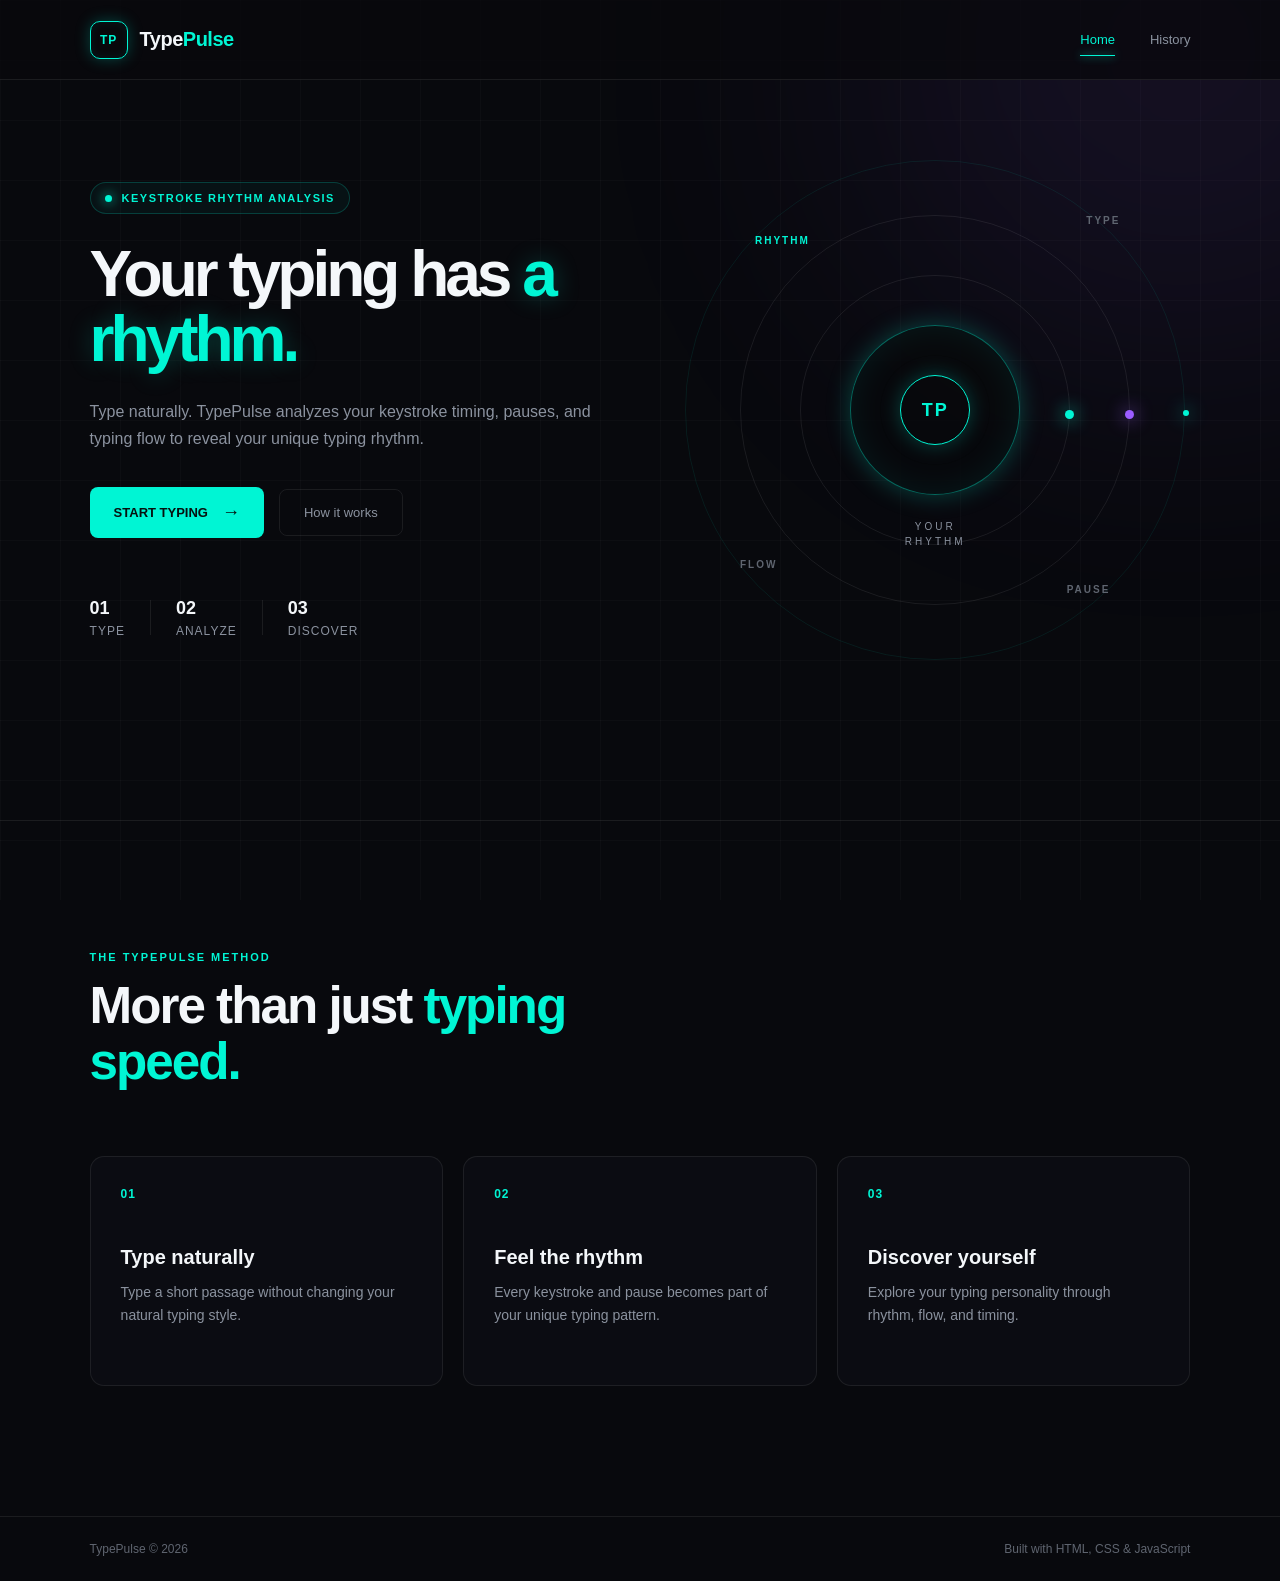
<file: TypePulse/index.html>
<!DOCTYPE html>
<html lang="en">
<head>
    <meta charset="UTF-8">
    <meta name="viewport" content="width=device-width, initial-scale=1.0">
    <title>TypePulse | Discover Your Typing Rhythm</title>
    <link rel="stylesheet" href="css/style.css">
    <link rel="stylesheet" href="css/home.css">
    <link rel="icon" type="image/png" href="favicon.ico">
</head>
<body>

 <!-- NAVBAR -->
<header class="navbar">

    <div class="logo-area">
            <div class="logo-icon">TP</div>
            <h1 class="logo-text">
                Type<span>Pulse</span>
            </h1>
    </div>

    <nav class="nav-links">
            <a href="index.html" class="active"> Home </a>
            <a href="views/history.html"> History </a>
    </nav>

</header>

<!-- HERO SECTION -->
<main class="hero-section">

     <!-- HERO CONTENT -->
    <div class="hero-content">

        <div class="status-badge">
                <span class="status-dot"></span>
                KEYSTROKE RHYTHM ANALYSIS
        </div>

        <h2 class="hero-title">
                Your typing has
                <span>  a rhythm. </span>
        </h2>

        <p class="hero-description">
                Type naturally. TypePulse analyzes your keystroke timing,
                pauses, and typing flow to reveal your unique typing rhythm.
        </p>

        <div class="hero-buttons">
                <a href="views/arena.html" class="primary-btn">
                    Start Typing <span> →  </span>
                </a>
                <a href="#how-it-works" class="secondary-btn">
                     How it works
                </a>
        </div>

        <div class="hero-stats">
                <div class="stat-item">
                    <h3>01</h3>
                    <p> Type </p>
                </div>
                <div class="stat-line"></div>

                <div class="stat-item">
                    <h3> 02 </h3>
                    <p> Analyze </p>
                </div>
                <div class="stat-line"></div>

                <div class="stat-item">
                    <h3> 03 </h3>
                    <p> Discover </p>
                </div>
        </div>
    </div>

    <!--RHYTHM CORE VISUAL -->
    <div class="rhythm-visual">

    <div class="rhythm-orbit orbit-one">
        <span class="orbit-dot"></span>
    </div>

    <div class="rhythm-orbit orbit-two">
        <span class="orbit-dot"></span>
    </div>

    <div class="rhythm-orbit orbit-three">
        <span class="orbit-dot"></span>
    </div>

    <div class="rhythm-core">

        <div class="core-inner">
            <span>TP</span>
        </div>

        <div class="core-text">
            YOUR<br>
            RHYTHM
        </div>

    </div>

    <div class="rhythm-word word-one">
        TYPE
    </div>

    <div class="rhythm-word word-two">
        PAUSE
    </div>

    <div class="rhythm-word word-three">
        FLOW
    </div>

    <div class="rhythm-word word-four">
        RHYTHM
    </div>
    </div>

</main>

 <!-- HOW IT WORKS -->
<section class="how-section" id="how-it-works">

    <div class="section-heading">
        <p class="section-label">
            THE TYPEPULSE METHOD
        </p>
        <h2>More than just
            <span>typing speed.</span>
        </h2>
    </div>

    <div class="method-grid">

        <div class="method-card">
            <div class="method-number">
                01
            </div>
            <h3> Type naturally </h3>

            <p>
            Type a short passage without changing your natural typing style.
            </p>
        </div>

        <div class="method-card">
            <div class="method-number">
                02
            </div>
            <h3> Feel the rhythm </h3>
            <p>
             Every keystroke and pause becomes part of your unique typing pattern.
            </p>
        </div>

        <div class="method-card">
            <div class="method-number">
                03
            </div>
            <h3>
                Discover yourself
            </h3>
            <p>
                Explore your typing personality through rhythm, flow, and timing.
            </p>
        </div>

    </div>

</section>

<!-- FOOTER -->
<footer class="footer">
    <p> TypePulse © 2026 </p>
    <p> Built with HTML, CSS & JavaScript </p>
</footer>

</body>
</html>
</file>
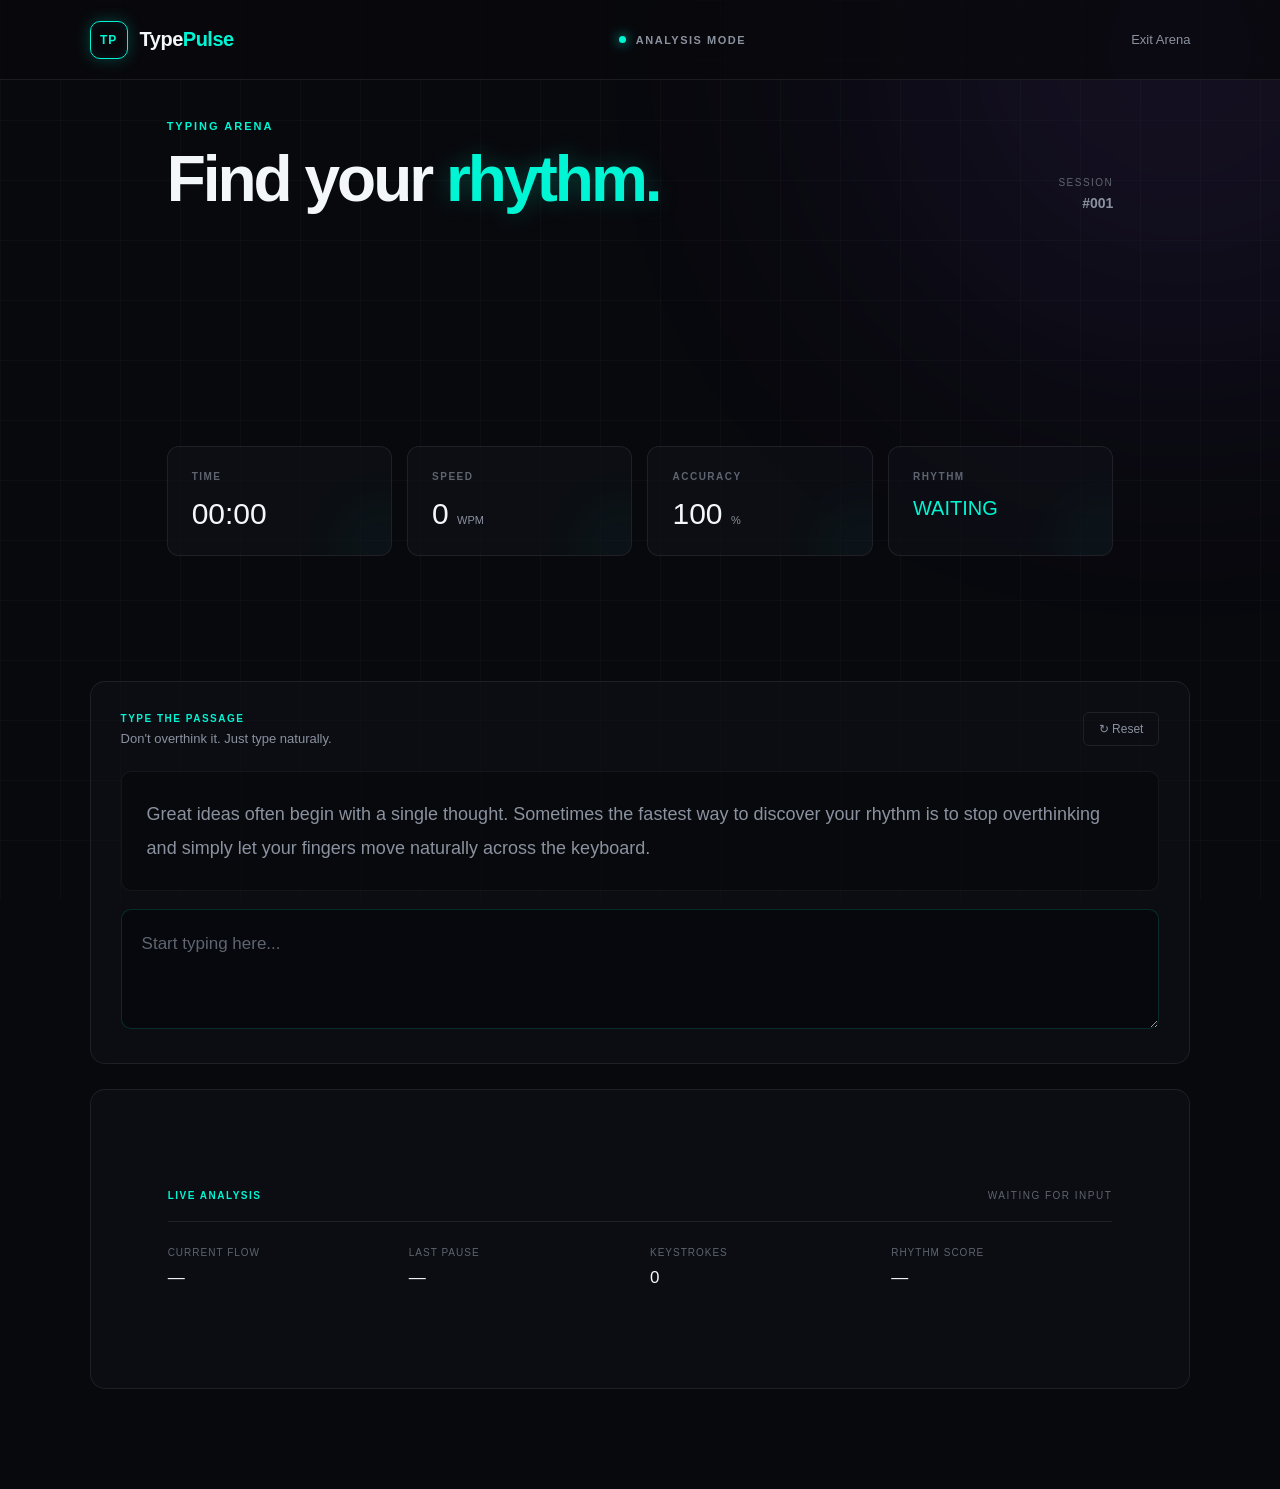
<file: TypePulse/views/arena.html>
<!DOCTYPE html>
<html lang="en">
<head>
    <meta charset="UTF-8">
    <meta name="viewport" content="width=device-width, initial-scale=1.0">
    <title>Typing Arena | TypePulse</title>
    <link rel="stylesheet" href="../css/style.css">
    <link rel="stylesheet" href="../css/arena.css">
    <link rel="icon" type="image/png" href="../favicon.png">
</head>
<body>

<!-- NAVBAR --> 
<header class="navbar">
    <div class="logo-area">
        <div class="logo-icon"> TP </div>
        <h1 class="logo-text">
            Type<span>Pulse</span>
        </h1>
    </div>

    <div class="arena-status">
        <span class="status-dot"></span>
        ANALYSIS MODE
    </div>

    <a href="../index.html" class="exit-arena">
        Exit Arena
    </a>
</header>

<!-- ARENA MAIN -->
<main class="arena-main">

<!-- ARENA HEADER -->
<section class="arena-header">
    <div>
        <p class="arena-label">
            TYPING ARENA
        </p>
        <h2>
            Find your
            <span>rhythm.</span>
        </h2>
    </div>

    <div class="session-info">
        <span>SESSION</span>
        <strong>#001</strong>
    </div>
</section>

<!-- LIVE METRICS -->
<section class="metrics-grid">
    <div class="metric-card">
        <p>TIME</p>
        <h3 id="timer"> 00:00</h3>
    </div>

    <div class="metric-card">
        <p>SPEED</p>
        <h3>
            <span id="wpm"> 0 </span>
            <small> WPM </small>
        </h3>
    </div>

    <div class="metric-card">
        <p>ACCURACY</p>
        <h3>
            <span id="accuracy"> 100 </span>
            <small> % </small>
        </h3>
    </div>

    <div class="metric-card rhythm-metric">
        <p>RHYTHM</p>
        <h3 id="rhythm-status">WAITING</h3>
    </div>
</section>

<!-- TYPING AREA -->
<section class="typing-section">

    <div class="typing-header">
        <div>
            <span class="typing-label">
                TYPE THE PASSAGE
            </span>
            <span class="typing-instruction">
                Don't overthink it. Just type naturally.
            </span>
        </div>

        <button class="reset-btn" id="reset-btn">
            ↻ Reset
        </button>
    </div>

    <!-- TEXT PASSAGE -->
    <div class="passage-box" id="passage-box">
        <p id="passage-text">
            The rhythm of your typing is unique. Some people type in
            fast bursts, while others pause to think between every
            sentence. Type naturally and let your rhythm reveal itself.
        </p>
    </div>

    <!-- TYPING INPUT -->
    <textarea
    id="typing-input"
    class="typing-input"
    placeholder="Start typing here..."
    spellcheck="false"
    autocomplete="off"></textarea>
</section>

<!-- LIVE ANALYSIS -->
<section class="analysis-panel">

    <div class="analysis-title">
        <span class="typing-label">
            LIVE ANALYSIS
        </span>
        <span class="analysis-state" id="analysis-state">
            WAITING FOR INPUT
        </span>
    </div>

    <div class="analysis-content">
        <div class="analysis-item">
            <span>CURRENT FLOW</span>
            <strong id="current-flow"> — </strong>
        </div>

        <div class="analysis-item">
            <span>LAST PAUSE</span>
            <strong id="last-pause"> — </strong>
        </div>

        <div class="analysis-item">
            <span> KEYSTROKES </span>
            <strong id="keystrokes"> 0 </strong>
        </div>

        <div class="analysis-item">
            <span> RHYTHM SCORE  </span>
            <strong id="rhythm-score"> — </strong>
        </div>
    </div>
</section>

<!-- RESULT SCREEN -->
<section class="result-screen" id="result-screen">

    <p class="result-label"> SESSION COMPLETE </p>
    <h2>
        Your rhythm
        <span>revealed.</span>
    </h2>

    <div class="result-grid">

        <div class="result-card">
            <span>SPEED</span>
            <strong id="result-wpm"> 0 </strong>
            <small> WPM </small>
        </div>

        <div class="result-card">
            <span> ACCURACY </span>
            <strong id="result-accuracy"> 0 </strong>
            <small> % </small>
        </div>

        <div class="result-card">
            <span> RHYTHM </span>
            <strong id="result-rhythm"> — </strong>
        </div>

        <div class="result-card">
            <span> SCORE </span>
            <strong id="result-score"> 0 </strong>
        </div>
    </div>

    <!-- TYPING PERSONALITY -->
    <div class="personality-insight" id="personality-insight">

        <div class="personality-heading">
            <span class="personality-label">
                TYPING PERSONALITY
            </span>
            <span class="personality-status">
                BEHAVIOR ANALYZED
            </span>
        </div>

        <h3 id="personality-title">
            Your typing style is being analyzed
        </h3>

        <p id="personality-description">
            Complete a session to discover your natural typing personality.
        </p>

        <div class="personality-tags">
            <span id="personality-tag-1"> — </span>

            <span id="personality-tag-2"> — </span>

            <span id="personality-tag-3"> — </span>
        </div>
    </div>

    <button class="try-again-btn" id="try-again-btn">
        Try Again
    </button>
</section>

</main>

<script src="../js/arena.js"></script>
</body>
</html>
</file>
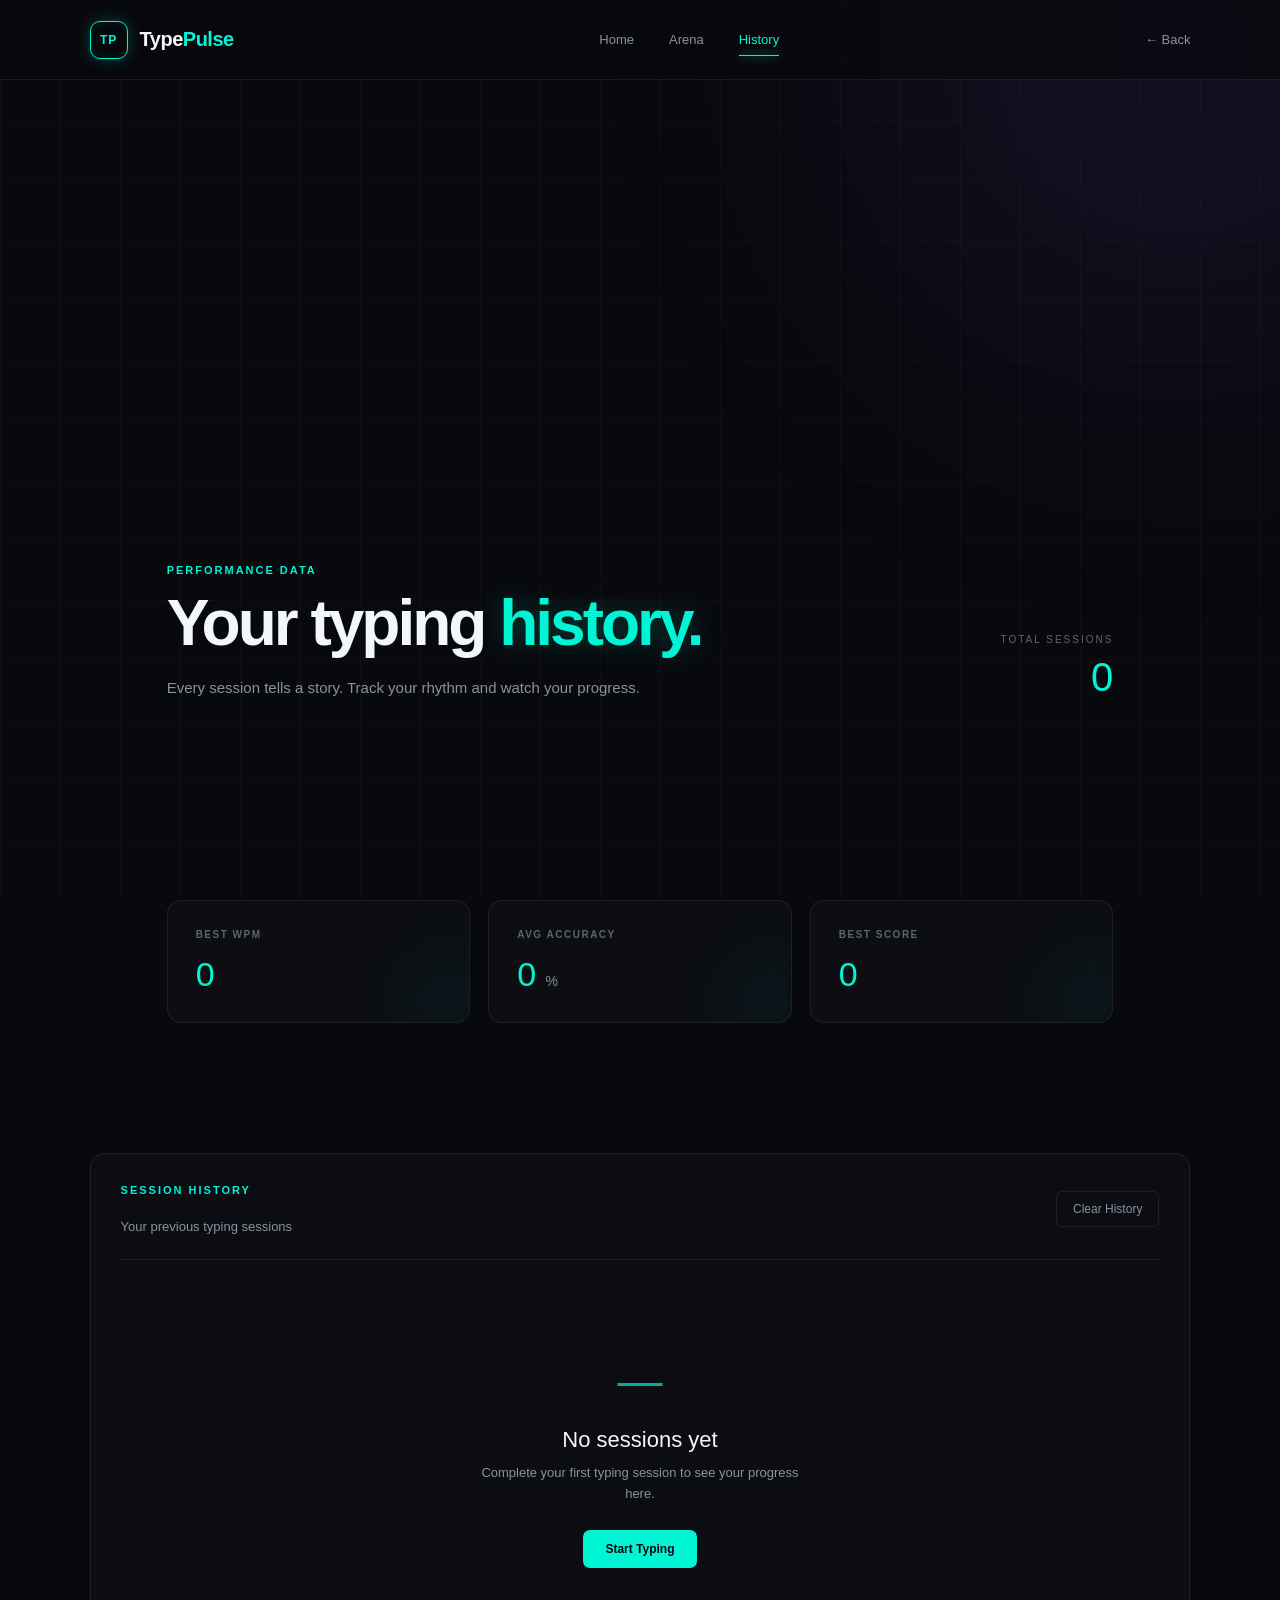
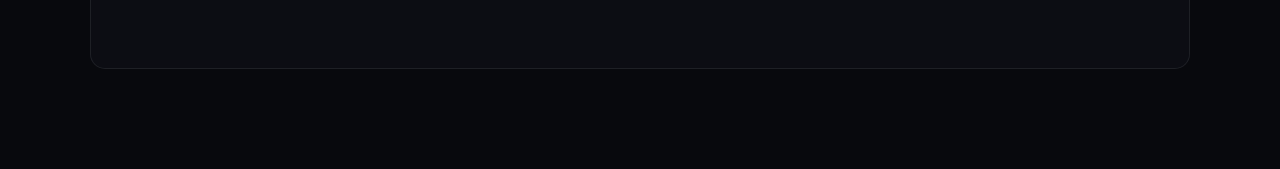
<file: TypePulse/views/history.html>
<!DOCTYPE html>
<html lang="en">
<head>
    <meta charset="UTF-8">
    <meta name="viewport" content="width=device-width, initial-scale=1.0">
    <title>History | TypePulse</title>
    <link rel="stylesheet" href="../css/style.css">
    <link rel="stylesheet" href="../css/history.css">
    <link rel="icon" type="image/png" href="../favicon.ico">
</head>
<body>

<!-- NAVBAR -->
<header class="navbar">
    <div class="logo-area">
        <div class="logo-icon">TP</div>
        <h1 class="logo-text">
            Type<span>Pulse</span>
        </h1>
    </div>

    <nav class="nav-links">
        <a href="../index.html"> Home </a>
        <a href="arena.html"> Arena </a>
        <a href="history.html" class="active"> History </a>
    </nav>

    <a href="../index.html" class="history-back"> ← Back </a>
</header>


<!-- HISTORY MAIN -->
<main class="history-main">

<!-- PAGE HEADER -->
<section class="history-header">
    <div>
        <p class="history-label">
            PERFORMANCE DATA
        </p>
        <h2>
            Your typing
            <span>history.</span>
        </h2>
        <p class="history-description">
            Every session tells a story.
            Track your rhythm and watch your progress.
        </p>
    </div>

    <div class="session-count">
        <span> TOTAL SESSIONS </span>
        <strong id="total-sessions"> 0 </strong>
    </div>

</section>

<!-- SUMMARY -->
<section class="history-summary">

    <div class="summary-card">
        <p> BEST WPM </p>
        <h3 id="best-wpm"> 0 </h3>
    </div>

    <div class="summary-card">
        <p> AVG ACCURACY </p>
        <h3>
            <span id="average-accuracy">  0</span>
            <small> % </small>
        </h3>
    </div>

    <div class="summary-card">
        <p> BEST SCORE </p>
        <h3 id="best-score"> 0 </h3>
    </div>
</section>

<!-- HISTORY SECTION -->
<section class="history-section">

    <div class="history-section-header">
        <div>
            <span class="history-label">
                SESSION HISTORY
            </span>
            <p>
                Your previous typing sessions
            </p>
        </div>
        <button class="clear-history-btn" id="clear-history-btn">
            Clear History
        </button>
    </div>

    <!-- SESSION LIST -->
    <div class="session-list" id="session-list">
        
        <div class="empty-history" id="empty-history">
            <div class="empty-icon"> — </div>
            <h3> No sessions yet </h3>
            <p>
                Complete your first typing session to see your progress here.
            </p>

            <a href="arena.html" class="start-typing-btn">
                Start Typing
            </a>
        </div>

    </div>
</section>

</main>

<script src="../js/history.js"></script>
</body>
</html>
</file>
<file: TypePulse/css/style.css>
/* TYPEPULSE - GLOBAL STYLE */

/* CSS VARIABLES */
:root {
    --bg-main: #08090D;
    --bg-secondary: #0D0F15;
    --bg-card: #11131A;
    --bg-card-light: #161923;

    --primary: #00F5D4;
    --secondary: #9B5CFF;

    --text-main: #F4F7FA;
    --text-muted: #8B929F;
    --text-dark: #5F6570;

    --border: rgba(255, 255, 255, 0.08);

    --glow-primary: rgba(0, 245, 212, 0.25);
    --glow-secondary: rgba(155, 92, 255, 0.25);

    --transition: 0.3s ease;
}

/* RESET */
* {
    margin: 0;
    padding: 0;
    box-sizing: border-box;
}

/* HTML & BODY */
html{
    scroll-behavior: smooth;
}
body{
    min-height: 100vh;
    background: var(--bg-main);
    color: var(--text-main);
    font-family: Arial, Helvetica, sans-serif;
    overflow-x: hidden;
}

/* FUTURISTIC BACKGROUND GRID */
body::before {
    content: "";
    position: fixed;
    inset: 0;
    width: 100%;
    height: 100%;
    background-image:linear-gradient(rgba(255, 255, 255, 0.025) 1px,transparent 1px),linear-gradient(90deg,rgba(255, 255, 255, 0.025) 1px,transparent 1px);
    background-size: 60px 60px;
    pointer-events: none;
    z-index: -2;
}

/* BACKGROUND GLOW */
body::after {
    content: "";
    position: fixed;
    top: -250px;
    right: -200px;
    width: 600px;
    height: 600px;
    background: var(--glow-secondary);
    filter: blur(150px);
    border-radius: 50%;
    opacity: 0.45;
    pointer-events: none;
    z-index: -1;
}

/* COMMON ELEMENTS */
a {
    color: inherit;
    text-decoration: none;
}
button {
    font-family: inherit;
    cursor: pointer;
}
span {
    color: inherit;
}

/* NAVBAR */
.navbar {
    position: fixed;
    top: 0;
    left: 0;
    z-index: 1000;
    width: 100%;
    height: 80px;
    padding: 0 7%;
    display: flex;
    align-items: center;
    justify-content: space-between;
    border-bottom: 1px solid var(--border);
    background: rgba(8, 9, 13, 0.75);
}

 /* LOGO */
.logo-area {
    display: flex;
    align-items: center;
    gap: 12px;
}
.logo-icon {
    width: 38px;
    height: 38px;
    display: flex;
    align-items: center;
    justify-content: center;
    border: 1px solid var(--primary);
    border-radius: 10px;
    color: var(--primary);
    font-size: 12px;
    font-weight: bold;
    letter-spacing: 1px;
    box-shadow:0 0 15px var(--glow-primary),inset 0 0 10px rgba(0, 245, 212, 0.08);
}
.logo-text {
    font-size: 20px;
    font-weight: 700;
    letter-spacing: -0.5px;
}
.logo-text span {
    color: var(--primary);
}

/* NAVIGATION */
.nav-links {
    display: flex;
    align-items: center;
    gap: 35px;
}
.nav-links a {
    position: relative;
    color: var(--text-muted);
    font-size: 13px;
    transition: var(--transition);
}
.nav-links a:hover {
    color: var(--text-main);
}
.nav-links a.active {
    color: var(--primary);
}
.nav-links a.active::after {
    content: "";
    position: absolute;
    left: 0;
    bottom: -9px;
    width: 100%;
    height: 1px;
    background: var(--primary);
    box-shadow: 0 0 8px var(--primary);
}

/* NAVIGATION */
.primary-btn {
    display: inline-flex;
    align-items: center;
    justify-content: center;
    gap: 14px;
    padding: 15px 24px;
    border-radius: 8px;
    background: var(--primary);
    color: #06110F;
    font-size: 13px;
    font-weight: bold;
    text-transform: uppercase;
    transition: var(--transition);
}
.primary-btn:hover {
    transform: translateY(-3px);
    box-shadow:0 0 25px var(--glow-primary),0 8px 25px rgba(0, 0, 0, 0.3);
}
.primary-btn span {
    font-size: 18px;
}
.secondary-btn {
    display: inline-flex;
    align-items: center;
    justify-content: center;
    padding: 15px 24px;
    border: 1px solid var(--border);
    border-radius: 8px;
    background: transparent;
    color: var(--text-muted);
    font-size: 13px;
    transition: var(--transition);
}
.secondary-btn:hover {
    color: var(--text-main);
    border-color: var(--primary);
    background: rgba(0, 245, 212, 0.04);
}

/* SECTION COMMON STYLES */
section {
    position: relative;
    padding: 100px 7%;
}
.section-label {
    margin-bottom: 15px;
    color: var(--primary);
    font-size: 11px;
    font-weight: bold;
    letter-spacing: 2px;
}
.section-heading h2 {
    max-width: 600px;
    font-size: clamp(32px, 4vw, 52px);
    line-height: 1.1;
    letter-spacing: -2px;
}
.section-heading h2 span {
    color: var(--primary);
}

 /* CUSTOM SCROLLBAR */
::-webkit-scrollbar {
    width: 7px;
}
::-webkit-scrollbar-track {
    background: var(--bg-main);
}
::-webkit-scrollbar-thumb {
    background: var(--bg-card-light);
    border-radius: 10px;
}
::-webkit-scrollbar-thumb:hover {
    background: var(--primary);
}

/* TEXT SELECTION */
::selection {
    color: #06110F;
    background: var(--primary);
}

 /* RESPONSIVE NAVBAR */
@media (max-width: 600px) {
    .navbar {
        height: 70px;
        padding: 0 5%;
    }
    .logo-text {
        font-size: 17px;
    }
    .logo-icon {
        width: 34px;
        height: 34px;
    }
    .nav-links {
        gap: 18px;
    }
    .nav-links a {
        font-size: 12px;
    }
}
</file>
<file: TypePulse/css/home.css>
/* TYPEPULSE LANDING PAGE */

 /* HERO SECTION */
.hero-section {
    min-height: calc(100vh - 80px);
    padding: 80px 7%;
    display: grid;
    grid-template-columns: 1fr 1fr;
    align-items: center;
    gap: 80px;
}
/* HERO CONTENT */
.hero-content {
    max-width: 650px;
}
.status-badge {
    display: inline-flex;
    align-items: center;
    gap: 10px;
    margin-bottom: 28px;
    padding: 9px 14px;
    border: 1px solid rgba(0, 245, 212, 0.2);
    border-radius: 50px;
    color: var(--primary);
    background: rgba(0, 245, 212, 0.04);
    font-size: 11px;
    font-weight: bold;
    letter-spacing: 1.5px;
}
.status-dot {
    width: 7px;
    height: 7px;
    border-radius: 50%;
    background: var(--primary);
    box-shadow: 0 0 12px var(--primary);
    animation: pulseDot 1.5s infinite;
}

@keyframes pulseDot {
    0%,100% {
        opacity: 1;
        transform: scale(1);
    }
    50% {
        opacity: 0.4;
        transform: scale(0.7);
    }
}

 /* HERO TITLE */
.hero-title {
    max-width: 650px;
    margin-bottom: 25px;
    font-size: clamp(48px, 5vw, 78px);
    line-height: 1.02;
    letter-spacing: -4px;
    font-weight: 700;
}
.hero-title span {
    color: var(--primary);
    text-shadow: 0 0 25px var(--glow-primary);
}

/* HERO DESCRIPTION */
.hero-description {
    max-width: 520px;
    margin-bottom: 35px;
    color: var(--text-muted);
    font-size: 16px;
    line-height: 1.7;
}

/* HERO BUTTONS */
.hero-buttons {
    display: flex;
    align-items: center;
    gap: 15px;
    margin-bottom: 60px;
}

/* HERO STATS */
.hero-stats {
    display: flex;
    align-items: center;
    gap: 25px;
}
.stat-item {
    display: flex;
    flex-direction: column;
    gap: 5px;
}
.stat-item h3 {
    color: var(--text-main);
    font-size: 18px;
    font-weight: 600;
}
.stat-item p {
    color: var(--text-muted);
    font-size: 12px;
    text-transform: uppercase;
    letter-spacing: 1px;
}
.stat-line {
    width: 1px;
    height: 35px;
    background: var(--border);
}

 /* RHYTHM VISUAL */
.rhythm-visual {
    width: 100%;
    height: 520px;
    display: flex;
    align-items: center;
    justify-content: center;
    position: relative;
}

/* CENTRAL CORE */
.rhythm-core {
    width: 170px;
    height: 170px;
    display: flex;
    align-items: center;
    justify-content: center;
    position: relative;
    z-index: 5;
    border: 1px solid rgba(0, 245, 212, 0.4);
    border-radius: 50%;
    background: rgba(8, 9, 13, 0.9);
    box-shadow:0 0 25px rgba(0, 245, 212, 0.25),
    inset 0 0 35px rgba(0, 245, 212, 0.08);
    animation: corePulse 3s ease-in-out infinite;
}

@keyframes corePulse {
    0%,100% {
        transform: scale(1);
        box-shadow:0 0 25px rgba(0, 245, 212, 0.25), 
        inset 0 0 35px rgba(0, 245, 212, 0.08);
    }
    50% {
        transform: scale(1.08);
        box-shadow:0 0 55px rgba(0, 245, 212, 0.45),
        inset 0 0 45px rgba(0, 245, 212, 0.15);
    }
}

.core-inner {
    width: 70px;
    height: 70px;
    display: flex;
    align-items: center;
    justify-content: center;
    border: 1px solid var(--primary);
    border-radius: 50%;
    color: var(--primary);
    font-size: 18px;
    font-weight: bold;
    letter-spacing: 2px;
    box-shadow: 0 0 20px var(--glow-primary);
}
.core-text {
    position: absolute;
    bottom: -55px;
    color: var(--text-muted);
    font-size: 10px;
    line-height: 1.5;
    text-align: center;
    letter-spacing: 3px;
}

 /* ORBITS */
.rhythm-orbit {
    position: absolute;
    border: 1px solid rgba(255, 255, 255, 0.08);
    border-radius: 50%;
}
.orbit-one {
    width: 270px;
    height: 270px;
    animation: rotateOrbit 14s linear infinite;
}
.orbit-two {
    width: 390px;
    height: 390px;
    animation: rotateOrbitReverse 20s linear infinite;
}
.orbit-three {
    width: 500px;
    height: 500px;
    border-color: rgba(0, 245, 212, 0.08);
    animation: rotateOrbit 28s linear infinite;
}
@keyframes rotateOrbit {
    from {
        transform: rotate(0deg);
    }
    to {
        transform: rotate(360deg);
    }
}
@keyframes rotateOrbitReverse {
    from {
        transform: rotate(360deg);
    }
    to {
        transform: rotate(0deg);
    }
}

/* ORBIT DOT */
.orbit-dot {
    width: 9px;
    height: 9px;
    position: absolute;
    top: 50%;
    right: -5px;
    border-radius: 50%;
    background: var(--primary);
    box-shadow: 0 0 18px var(--primary);
}
.orbit-two .orbit-dot {
    background: var(--secondary);
    box-shadow: 0 0 18px var(--secondary);
}

.orbit-three .orbit-dot {
    width: 6px;
    height: 6px;
    background: var(--primary);
}

/* RHYTHM WORDS */
.rhythm-word {
    position: absolute;
    color: var(--text-dark);
    font-size: 10px;
    font-weight: bold;
    letter-spacing: 2px;
    animation: wordFade 8s ease-in-out infinite;
}
.word-one {
    top: 65px;
    right: 70px;
    animation-delay: 0s;
}
.word-two {
    bottom: 75px;
    right: 80px;
    animation-delay: 2s;
}
.word-three {
    bottom: 100px;
    left: 60px;
    animation-delay: 4s;
}
.word-four {
    top: 85px;
    left: 75px;
    color: var(--primary);
    animation-delay: 6s;
}

@keyframes wordFade {
    0%,100% {
        opacity: 0.2;
        transform: translateY(0);
    }
    50% {
        opacity: 1;
        transform: translateY(-5px);
    }
}

 /* HOW SECTION */
.how-section {
    min-height: 600px;
    padding-top: 130px;
    padding-bottom: 130px;
    border-top: 1px solid var(--border);
}
.section-heading {
    margin-bottom: 65px;
}
.method-grid {
    display: grid;
    grid-template-columns: repeat(3, 1fr);
    gap: 20px;
}
.method-card {
    min-height: 230px;
    padding: 30px;
    border: 1px solid var(--border);
    border-radius: 14px;
    background: rgba(17, 19, 26, 0.45);
    transition: var(--transition);
}
.method-card:hover {
    transform: translateY(-8px);
    border-color: rgba(0, 245, 212, 0.3);
    background: rgba(0, 245, 212, 0.03);
}
.method-number {
    margin-bottom: 45px;
    color: var(--primary);
    font-size: 12px;
    font-weight: bold;
    letter-spacing: 1px;
}
.method-card h3 {
    margin-bottom: 12px;
    color: var(--text-main);
    font-size: 20px;
}
.method-card p {
    color: var(--text-muted);
    font-size: 14px;
    line-height: 1.7;
}

 /* FOOTER */
.footer {
    padding: 25px 7%;
    display: flex;
    align-items: center;
    justify-content: space-between;
    border-top: 1px solid var(--border);
    color: var(--text-dark);
    font-size: 12px;
}

 /* RESPONSIVE */
@media (max-width: 1000px) {
    .hero-section {
        grid-template-columns: 1fr;
        padding-top: 70px;
        text-align: center;
    }
    .hero-content {
        max-width: 700px;
        margin: 0 auto;
    }
    .hero-description {
        margin-left: auto;
        margin-right: auto;
    }
    .hero-buttons {
        justify-content: center;
    }
    .hero-stats {
        justify-content: center;
    }
    .rhythm-visual {
        height: 480px;
    }
    .method-grid {
        grid-template-columns: 1fr;
    }
}

@media (max-width: 600px) {
    .hero-section {
        padding: 55px 5%;
    }
    .hero-title {
        font-size: 45px;
        letter-spacing: -2px;
    }
    .hero-description {
        font-size: 14px;
    }
    .hero-buttons {
        flex-direction: column;
        align-items: stretch;
    }
    .hero-stats {
        gap: 15px;
    }
    .rhythm-visual {
        height: 380px;
        transform: scale(0.65);
    }
    .how-section {
        padding-top: 80px;
        padding-bottom: 80px;
    }
    .section-heading h2 {
        font-size: 40px;
    }
    .footer {
        flex-direction: column;
        gap: 10px;
        text-align: center;
    }
}
</file>
<file: TypePulse/css/arena.css>
/* TYPEPULSE TYPING ARENA */

/* ARENA NAVBAR */
.arena-status {
    display: flex;
    align-items: center;
    gap: 10px;
    color: var(--text-muted);
    font-size: 11px;
    font-weight: bold;
    letter-spacing: 1.5px;
}
.arena-status .status-dot {
    width: 7px;
    height: 7px;
    border-radius: 50%;
    background: var(--primary);
    box-shadow: 0 0 12px var(--primary);
}
.exit-arena {
    color: var(--text-muted);
    font-size: 13px;
    transition: var(--transition);
}
.exit-arena:hover {
    color: var(--primary);
}

/* ARENA MAIN */
.arena-main {
    width: min(1400px, 86%);
    margin: 0 auto;
    padding: 20px 0 100px;
}

/* ARENA HEADER */
.arena-header {
    display: flex;
    align-items: flex-end;
    justify-content: space-between;
    margin-bottom: 35px;
}
.arena-label {
    margin-bottom: 15px;
    color: var(--primary);
    font-size: 11px;
    font-weight: bold;
    letter-spacing: 2px;
}
.arena-header h2 {
    font-size: clamp(38px, 5vw, 65px);
    line-height: 1;
    letter-spacing: -3px;
}
.arena-header h2 span {
    color: var(--primary);
    text-shadow: 0 0 25px var(--glow-primary);
}
.session-info {
    display: flex;
    flex-direction: column;
    align-items: flex-end;
    gap: 7px;
}
.session-info span {
    color: var(--text-dark);
    font-size: 10px;
    letter-spacing: 1.5px;
}
.session-info strong {
    color: var(--text-muted);
    font-size: 14px;
}

/* METRICS GRID */
.metrics-grid {
    display: grid;
    grid-template-columns: repeat(4, 1fr);
    gap: 15px;
    margin-bottom: 25px;
}
.metric-card {
    position: relative;
    overflow: hidden;
    padding: 24px;
    border: 1px solid var(--border);
    border-radius: 12px;
    background: rgba(17, 19, 26, 0.55);
    transition: var(--transition);
}
.metric-card::after {
    content: "";
    position: absolute;
    right: -40px;
    bottom: -40px;
    width: 100px;
    height: 100px;
    border-radius: 50%;
    background: var(--primary);
    opacity: 0.03;
    filter: blur(25px);
}
.metric-card:hover {
    border-color: rgba(0, 245, 212, 0.35);
    background: rgba(0, 245, 212, 0.04);
    transform: translateY(-2px);
}
.metric-card p {
    margin-bottom: 15px;
    color: var(--text-dark);
    font-size: 10px;
    font-weight: bold;
    letter-spacing: 1.5px;
}
.metric-card h3 {
    color: var(--text-main);
    font-size: 30px;
    font-weight: 500;
}
.metric-card h3 small {
    color: var(--text-muted);
    font-size: 11px;
    font-weight: normal;
}
.rhythm-metric h3 {
    color: var(--primary);
    font-size: 20px;
}

/* TYPING SECTION */
.typing-section {
    margin-bottom: 25px;
    padding: 30px;
    border: 1px solid var(--border);
    border-radius: 15px;
    background: rgba(17, 19, 26, 0.5);
}
.typing-header {
    display: flex;
    align-items: center;
    justify-content: space-between;
    margin-bottom: 25px;
}
.typing-header > div {
    display: flex;
    flex-direction: column;
    gap: 7px;
}
.typing-label {
    color: var(--primary);
    font-size: 10px;
    font-weight: bold;
    letter-spacing: 1.5px;
}
.typing-instruction {
    color: var(--text-muted);
    font-size: 13px;
}
.reset-btn {
    padding: 9px 15px;
    border: 1px solid var(--border);
    border-radius: 6px;
    background: transparent;
    color: var(--text-muted);
    font-size: 12px;
    cursor: pointer;
    transition: var(--transition);
}
.reset-btn:hover {
    border-color: var(--primary);
    color: var(--primary);
    box-shadow: 0 0 15px rgba(0, 245, 212, 0.08);
}

/* PASSAGE BOX */
.passage-box {
    margin-bottom: 18px;
    padding: 25px;
    border: 1px solid rgba(255, 255, 255, 0.05);
    border-radius: 10px;
    background: rgba(8, 9, 13, 0.7);
}
.passage-box p {
    color: var(--text-muted);
    font-size: 18px;
    line-height: 1.9;
}

/* PASSAGE CHARACTER STATES */
.passage-box p span {
    transition: color 0.15s ease, text-shadow 0.15s ease;
}
.passage-box p span.correct {
    color: var(--primary);
    text-shadow: 0 0 8px var(--glow-primary);
}
.passage-box p span.incorrect {
    color: #ff4d6d;
    text-shadow: 0 0 8px rgba(255, 77, 109, 0.5);
}

/* TYPING INPUT */
.typing-input {
    width: 100%;
    min-height: 120px;
    padding: 20px;
    resize: vertical;
    border: 1px solid rgba(0, 245, 212, 0.15);
    border-radius: 10px;
    outline: none;
    background: rgba(8, 9, 13, 0.8);
    color: var(--text-main);
    font-family: inherit;
    font-size: 17px;
    line-height: 1.7;
    transition: var(--transition);
}
.typing-input::placeholder {
    color: var(--text-dark);
}
.typing-input:focus {
    border-color: var(--primary);
    box-shadow:0 0 25px rgba(0, 245, 212, 0.08),
        inset 0 0 20px rgba(0, 245, 212, 0.02);
} 

/* LIVE ANALYSIS */
.analysis-panel {
    border: 1px solid var(--border);
    border-radius: 15px;
    background: rgba(17, 19, 26, 0.5);
}
.analysis-title {
    display: flex;
    align-items: center;
    justify-content: space-between;
    padding-bottom: 20px;
    border-bottom: 1px solid var(--border);
}
.analysis-state {
    color: var(--text-dark);
    font-size: 10px;
    letter-spacing: 1.5px;
}
.analysis-content {
    display: grid;
    grid-template-columns: repeat(4, 1fr);
    gap: 20px;
    padding-top: 25px;
}
.analysis-item {
    display: flex;
    flex-direction: column;
    gap: 10px;
}
.analysis-item span {
    color: var(--text-dark);
    font-size: 10px;
    letter-spacing: 1px;
}
.analysis-item strong {
    color: var(--text-main);
    font-size: 17px;
    font-weight: 500;
}


/* RESULT SCREEN */
.result-screen {
    display: none;
    width: 100%;
    margin-top: 70px;
    padding: 55px 45px 65px;
    border: 1px solid var(--border);
    border-radius: 24px;
    background: rgba(17, 19, 26, 0.55);
    text-align: center;
}
.result-screen.show {
    display: block;
}

/* RESULT TITLE */
.result-label {
    margin-top: 22px;
    margin-bottom: 22px;
    color: var(--primary);
    font-size: 13px;
    font-weight: bold;
    letter-spacing: 3px;
}
.result-screen h2 {
    margin-bottom: 60px;
    color: var(--text-main);
    font-size: clamp(45px, 5vw, 72px);
    line-height: 1;
    letter-spacing: -3px;
}
.result-screen h2 span {
    color: var(--primary);
    text-shadow: 0 0 30px var(--glow-primary);
}

/* RESULT GRID */
.result-grid {
    display: grid;
    grid-template-columns: repeat(4, 1fr);
    gap: 22px;
    margin-bottom: 60px;
}

/* RESULT CARD */
.result-card {
    min-height: 190px;
    display: flex;
    flex-direction: column;
    align-items: center;
    justify-content: center;
    padding: 30px 20px;
    border: 1px solid var(--border);
    border-radius: 15px;
    background: rgba(8, 9, 13, 0.75);
}
.result-card span {
    display: block;
    margin-bottom: 20px;
    color: var(--text-dark);
    font-size: 13px;
    letter-spacing: 2px;
}
.result-card strong {
    color: var(--primary);
    font-size: 42px;
    font-weight: 500;
}
.result-card small {
    margin-top: 5px;
    color: var(--text-muted);
    font-size: 15px;
}

/* TRY AGAIN BUTTON */
.try-again-btn {
    padding: 18px 40px;
    border: none;
    border-radius: 10px;
    background: var(--primary);
    color: #08090d;
    font-size: 16px;
    font-weight: bold;
    cursor: pointer;
    margin-top: 10px;
    transition: var(--transition);
}
.try-again-btn:hover {
    transform: translateY(-3px);
    box-shadow: 0 0 25px var(--glow-primary);
}

/* TYPING PERSONALITY */
.personality-insight {
    position: relative;
    overflow: hidden;
    max-width: 850px;
    margin: 10px auto;
    padding: 28px 32px;
    border: 1px solid rgba(0, 245, 212, 0.18);
    border-radius: 16px;
    background:linear-gradient(135deg, rgba(0, 245, 212, 0.06),  rgba(17, 19, 26, 0.75));
    text-align: left;
}
.personality-insight::before {
    content: "";
    position: absolute;
    top: -80px;
    right: -80px;
    width: 180px;
    height: 180px;
    border-radius: 50%;
    background: var(--primary);
    opacity: 0.06;
    filter: blur(35px);
}
.personality-heading {
    position: relative;
    display: flex;
    align-items: center;
    justify-content: space-between;
    margin-bottom: 20px;
}
.personality-label {
    color: var(--primary);
    font-size: 10px;
    font-weight: bold;
    letter-spacing: 2px;
}
.personality-status {
    color: var(--text-dark);
    font-size: 9px;
    letter-spacing: 1.5px;
}
.personality-insight h3 {
    position: relative;
    margin-bottom: 10px;
    color: var(--text-main);
    font-size: 27px;
    font-weight: 500;
}
.personality-insight p {
    position: relative;
    max-width: 650px;
    color: var(--text-muted);
    font-size: 14px;
    line-height: 1.7;
}
.personality-tags {
    position: relative;
    display: flex;
    flex-wrap: wrap;
    gap: 8px;
    margin-top: 22px;
}
.personality-tags span {
    padding: 7px 12px;
    border: 1px solid rgba(0, 245, 212, 0.2);
    border-radius: 5px;
    color: var(--primary);
    background: rgba(0, 245, 212, 0.04);
    font-size: 10px;
    letter-spacing: 1px;
}

/* RESPONSIVE DESIGN */
@media (max-width: 900px) {
    .result-grid {
        grid-template-columns: repeat(2, 1fr);
    }
      .arena-header {
        min-height: auto;
        padding: 100px 0 80px;
    }
}

@media (max-width: 600px) {
    .arena-header {
        min-height: auto;
        padding: 70px 0 60px;
    }
    .result-screen {
        padding: 40px 20px 50px;
    }
    .result-screen h2 {
        font-size: 42px;
        letter-spacing: -2px;
        line-height: 1.1;
    }
    .result-grid {
        grid-template-columns: 1fr 1fr;
        gap: 12px;
    }
    .result-card {
        min-height: 140px;
        padding: 20px 10px;
    }
    .result-card strong {
        font-size: 30px;
    }
    .result-card span {
        font-size: 10px;
    }
    .personality-insight {
        padding: 24px 20px;
    }
    .personality-heading {
        align-items: flex-start;
        flex-direction: column;
        gap: 8px;
    }
    .personality-insight h3 {
        font-size: 23px;
    }
}
</file>
<file: TypePulse/css/history.css>
/* TYPEPULSE HISTORY PAGE */

/* NAVIGATION */
.nav-links {
    display: flex;
    align-items: center;
    gap: 35px;
}
.nav-links a {
    color: var(--text-muted);
    font-size: 13px;
    transition: var(--transition);
}
.nav-links a:hover {
    color: var(--primary);
}
.nav-links a.active {
    color: var(--primary);
}

/* BACK BUTTON */
.history-back {
    color: var(--text-muted);
    font-size: 13px;
    transition: var(--transition);
}
.history-back:hover {
    color: var(--primary);
}

/* HISTORY MAIN */
.history-main {
    width: min(1400px, 86%);
    margin: 0 auto;
    padding: 70px 0 100px;
}

/* HISTORY HEADER */
.history-header {
    display: flex;
    align-items: flex-end;
    justify-content: space-between;
    min-height: calc(100vh - 170px);
    margin-bottom: 0;
}
.history-label {
    display: block;
    margin-bottom: 15px;
    color: var(--primary);
    font-size: 11px;
    font-weight: bold;
    letter-spacing: 2px;
}
.history-header h2 {
    margin-bottom: 20px;
    color: var(--text-main);
    font-size: clamp(42px, 5vw, 68px);
    line-height: 1;
    letter-spacing: -3px;
}
.history-header h2 span {
    color: var(--primary);
    text-shadow: 0 0 25px var(--glow-primary);
}
.history-description {
    max-width: 500px;
    color: var(--text-muted);
    font-size: 15px;
    line-height: 1.7;
}

/* SESSION COUNT */
.session-count {
    display: flex;
    flex-direction: column;
    align-items: flex-end;
    gap: 10px;
}
.session-count span {
    color: var(--text-dark);
    font-size: 10px;
    letter-spacing: 2px;
}
.session-count strong {
    color: var(--primary);
    font-size: 40px;
    font-weight: 500;
}

/* SUMMARY */
.history-summary {
    display: grid;
    grid-template-columns: repeat(3, 1fr);
    gap: 18px;
    margin-bottom: 30px;
}
.summary-card {
    position: relative;
    overflow: hidden;
    padding: 28px;
    border: 1px solid var(--border);
    border-radius: 14px;
    background: rgba(17, 19, 26, 0.55);
    transition: var(--transition);
}
.summary-card::after {
    content: "";
    position: absolute;
    right: -40px;
    bottom: -40px;
    width: 120px;
    height: 120px;
    border-radius: 50%;
    background: var(--primary);
    opacity: 0.03;
    filter: blur(25px);
}
.summary-card:hover {
    border-color: rgba(32, 165, 147, 0.35);
    background: rgba(0, 245, 212, 0.04);
    transform: translateY(-2px);
}
.summary-card p {
    margin-bottom: 15px;
    color: var(--text-dark);
    font-size: 10px;
    font-weight: bold;
    letter-spacing: 1.5px;
}
.summary-card h3 {
    color: var(--primary);
    font-size: 34px;
    font-weight: 500;
}
.summary-card h3 small {
    color: var(--text-muted);
    font-size: 14px;
}

/* HISTORY SECTION */
.history-section {
    padding: 30px;
    border: 1px solid var(--border);
    border-radius: 15px;
    background: rgba(17, 19, 26, 0.5);
}
.history-section-header {
    display: flex;
    align-items: center;
    justify-content: space-between;
    padding-bottom: 25px;
    border-bottom: 1px solid var(--border);
}
.history-section-header > div {
    display: flex;
    flex-direction: column;
    gap: 8px;
}
.history-section-header p {
    color: var(--text-muted);
    font-size: 13px;
}

/* CLEAR HISTORY BUTTON */
.clear-history-btn {
    padding: 10px 16px;
    border: 1px solid var(--border);
    border-radius: 6px;
    background: transparent;
    color: var(--text-muted);
    font-size: 12px;
    cursor: pointer;
    transition: var(--transition);
}
.clear-history-btn:hover {
    border-color: #ff4d6d;
    color: #ff4d6d;
}

/* SESSION LIST */
.session-list {
    display: flex;
    flex-direction: column;
    gap: 12px;
    padding-top: 25px;
}

/* SESSION CARD */
.session-card {
    position: relative;
    padding: 28px 30px;
    border: 1px solid var(--border);
    border-radius: 16px;
    background: rgba(17, 19, 26, 0.55);
    overflow: hidden;
    transition: var(--transition);
}
.session-card::before {
    content: "";
    position: absolute;
    top: 0;
    left: 0;
    width: 3px;
    height: 100%;
    background: var(--primary);
    box-shadow: 0 0 18px var(--primary);
}
.session-card:hover {
    border-color: rgba(0, 245, 212, 0.35);
    background: rgba(0, 245, 212, 0.04);
    transform: translateY(-3px);
    box-shadow: 0 12px 35px rgba(0, 0, 0, 0.25);
}

/* SESSION TOP */
.session-card-top {
    display: flex;
    align-items: flex-start;
    justify-content: space-between;
    margin-bottom: 28px;
}
.session-number {
    color: var(--primary);
    font-size: 20px;
    font-weight: bold;
    letter-spacing: 1px;
}
.session-title {
    margin-top: 5px;
    color: var(--text-muted);
    font-size: 10px;
    letter-spacing: 2px;
}
.session-date {
    color: var(--text-dark);
    font-size: 12px;
}

/* SESSION STATS */
.session-stats {
    display: grid;
    grid-template-columns: repeat(5, 1fr);
    gap: 14px;
}
.session-metric {
    display: flex;
    flex-direction: column;
    gap: 8px;
    padding: 17px;
    border: 1px solid rgba(255, 255, 255, 0.05);
    border-radius: 10px;
    background: rgba(8, 9, 13, 0.65);
}
.session-metric span {
    color: var(--text-dark);
    font-size: 9px;
    font-weight: bold;
    letter-spacing: 1.3px;
}
.session-metric strong {
    color: var(--text-main);
    font-size: 20px;
    font-weight: 500;
}
.session-metric small {
    color: var(--text-muted);
    font-size: 10px;
}

/* PERSONALITY */
.personality-metric {
    border-color: rgba(0, 245, 212, 0.12);
}
.personality-metric strong {
    color: var(--primary);
    font-size: 14px;
    letter-spacing: 0.5px;
    text-shadow: 0 0 10px var(--glow-primary);
}

/* SCORE */
.score-metric strong {
    color: var(--primary);
    text-shadow: 0 0 12px var(--glow-primary);
}

/* EMPTY HISTORY */
.empty-history {
    display: flex;
    flex-direction: column;
    align-items: center;
    justify-content: center;
    padding: 70px 20px;
    text-align: center;
}
.empty-icon {
    margin-bottom: 20px;
    color: var(--primary);
    font-size: 45px;
    opacity: 0.7;
}
.empty-history h3 {
    margin-bottom: 10px;
    color: var(--text-main);
    font-size: 22px;
    font-weight: 500;
}
.empty-history p {
    max-width: 350px;
    margin-bottom: 25px;
    color: var(--text-muted);
    font-size: 13px;
    line-height: 1.6;
}

/* START TYPING BUTTON */
.start-typing-btn {
    padding: 12px 22px;
    border-radius: 7px;
    background: var(--primary);
    color: #08090d;
    font-size: 12px;
    font-weight: bold;
    transition: var(--transition);
}
.start-typing-btn:hover {
    transform: translateY(-2px);
    box-shadow: 0 0 20px var(--glow-primary);
}

/* RESPONSIVE DESIGN */
@media (max-width: 900px) {
    .history-main {
        width: 90%;
    }
    .history-header {
        align-items: flex-start;
        flex-direction: column;
        gap: 30px;
    }
    .session-count {
        align-items: flex-start;
    }
    .session-stats {
        grid-template-columns: repeat(3, 1fr);
    }
}

@media (max-width: 600px) {
    .nav-links {
        display: none;
    }
    .history-main {
        width: 90%;
        padding-top: 45px;
    }
    .history-header {
        min-height: auto;
    }
    .history-header h2 {
        font-size: 43px;
        letter-spacing: -2px;
    }
    .history-summary {
        grid-template-columns: 1fr;
    }
    .history-section {
        padding: 20px;
    }
    .history-section-header {
        align-items: flex-start;
        flex-direction: column;
        gap: 20px;
    }
    .session-card {
        padding: 20px;
    }
    .session-card-top {
        flex-direction: column;
        gap: 12px;
    }
    .session-stats {
        grid-template-columns: repeat(2, 1fr);
    }
}
</file>
